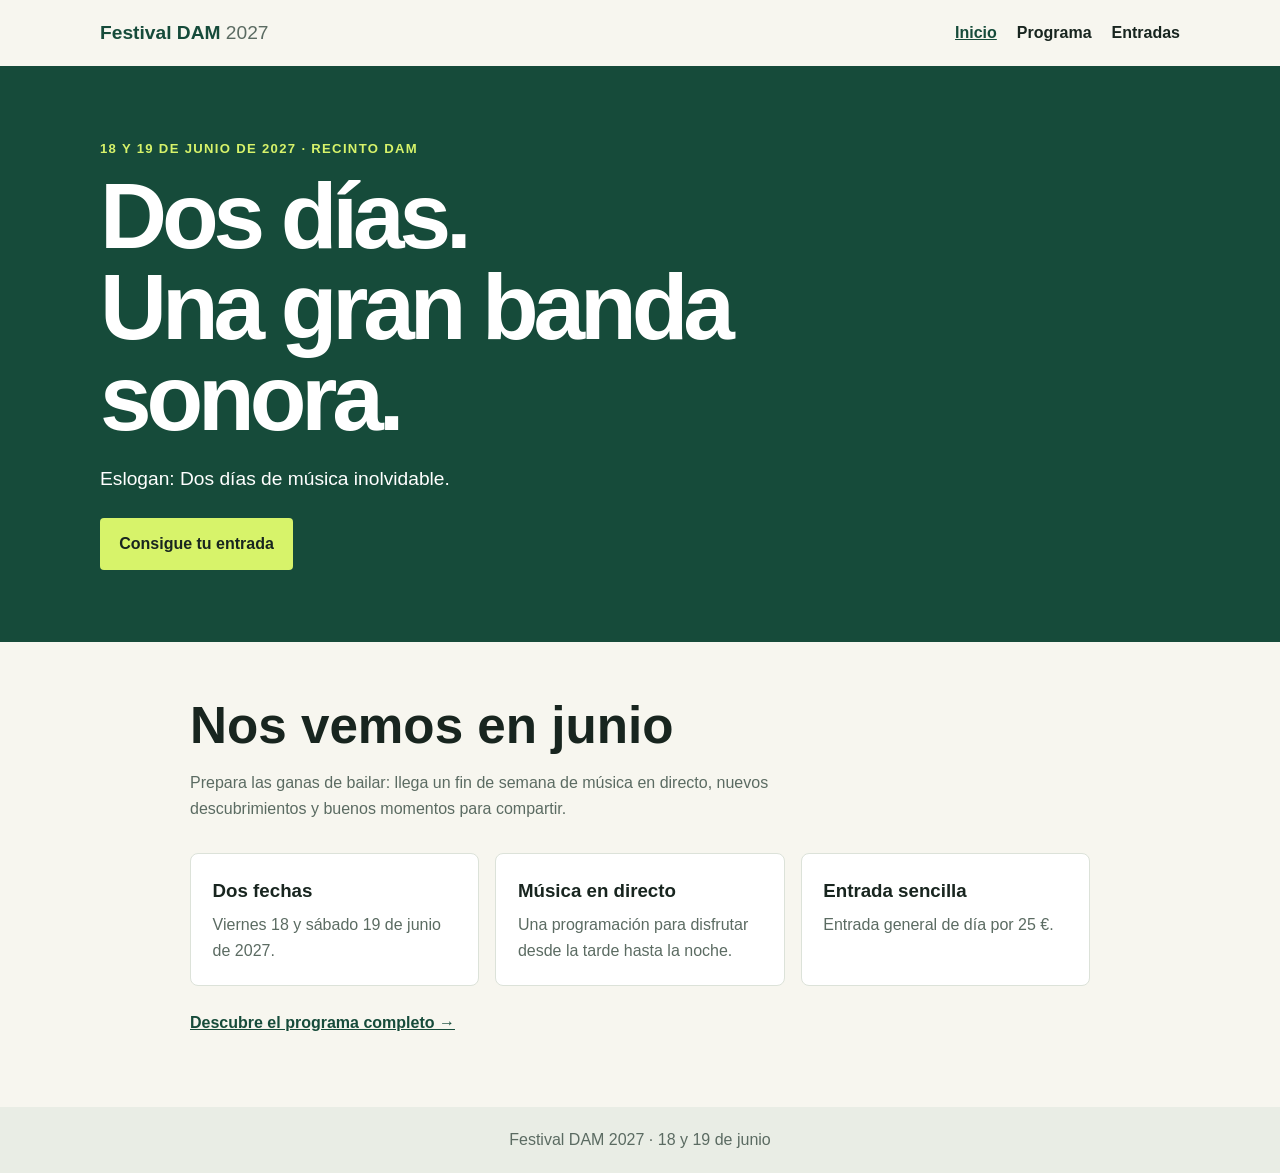
<file: index.html>
<!doctype html>
<html lang="es">
<head>
  <meta charset="utf-8">
  <meta name="viewport" content="width=device-width, initial-scale=1">
  <meta name="description" content="Festival DAM 2027: música en directo los días 18 y 19 de junio.">
  <title>Festival DAM 2027</title>
  <link rel="stylesheet" href="style.css">
</head>
<body>
  <header class="site-header">
    <a class="brand" href="index.html">Festival DAM <span>2027</span></a>
    <nav aria-label="Navegación principal">
      <a href="index.html" aria-current="page">Inicio</a>
      <a href="programa.html">Programa</a>
      <a href="entradas.html">Entradas</a>
    </nav>
  </header>

  <main>
    <section class="hero">
      <p class="eyebrow">18 y 19 de junio de 2027 · Recinto DAM</p>
      <h1>Dos días.<br>Una gran banda sonora.</h1>

      <p class="tagline">Eslogan: Dos días de música inolvidable.</p>

      <a class="button" href="entradas.html">Consigue tu entrada</a>
    </section>

    <section class="intro content-width">
      <h2>Nos vemos en junio</h2>
      <p>Prepara las ganas de bailar: llega un fin de semana de música en directo, nuevos descubrimientos y buenos momentos para compartir.</p>
      <div class="card-grid">
        <article class="card">
          <h3>Dos fechas</h3>
          <p>Viernes 18 y sábado 19 de junio de 2027.</p>
        </article>
        <article class="card">
          <h3>Música en directo</h3>
          <p>Una programación para disfrutar desde la tarde hasta la noche.</p>
        </article>
        <article class="card">
          <h3>Entrada sencilla</h3>
          <p>Entrada general de día por 25 €.</p>
        </article>
      </div>
      <p class="text-link"><a href="programa.html">Descubre el programa completo →</a></p>
    </section>
  </main>

  <footer class="site-footer">
    <p>Festival DAM 2027 · 18 y 19 de junio</p>
  </footer>
</body>
</html>
</file>
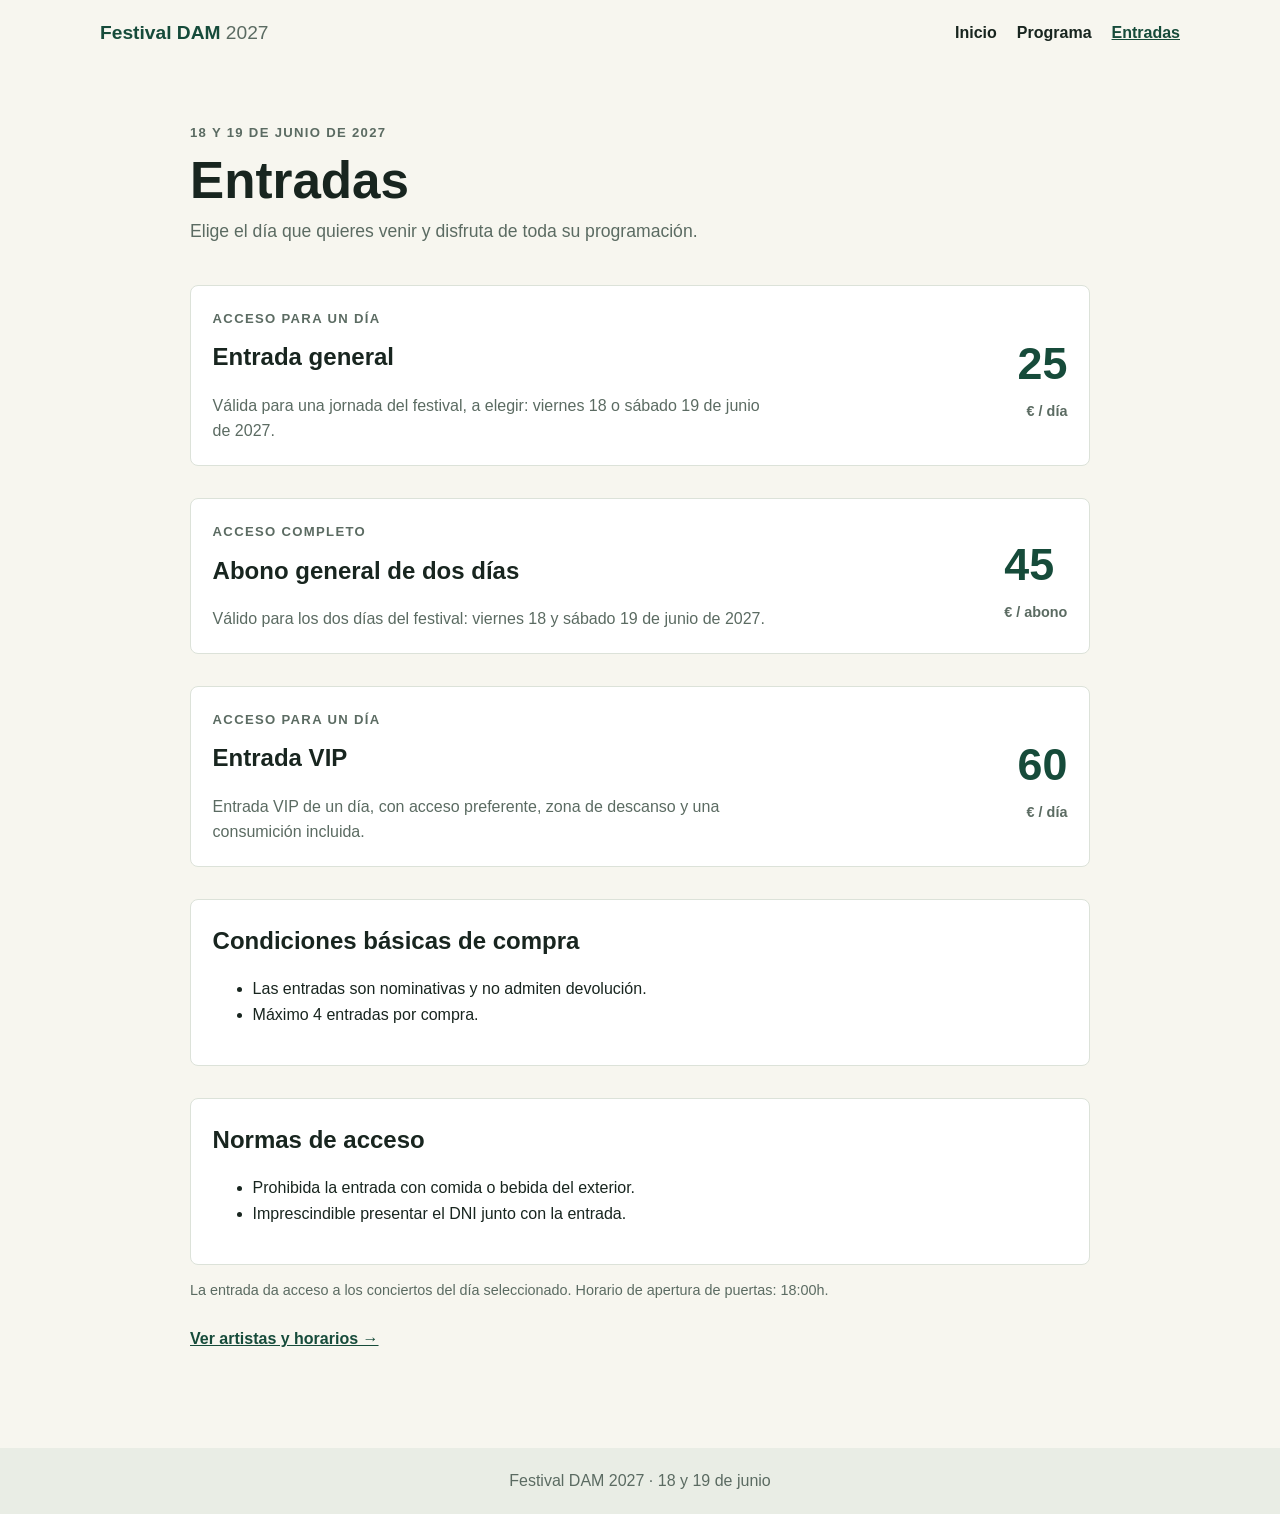
<file: entradas.html>
<!doctype html>
<html lang="es">
<head>
  <meta charset="utf-8">
  <meta name="viewport" content="width=device-width, initial-scale=1">
  <meta name="description" content="Información sobre las entradas del Festival DAM 2027.">
  <title>Entradas | Festival DAM 2027</title>
  <link rel="stylesheet" href="style.css">
</head>
<body>
  <header class="site-header">
    <a class="brand" href="index.html">Festival DAM <span>2027</span></a>
    <nav aria-label="Navegación principal">
      <a href="index.html">Inicio</a>
      <a href="programa.html">Programa</a>
      <a href="entradas.html" aria-current="page">Entradas</a>
    </nav>
  </header>

  <main class="content-width page-content">
    <p class="eyebrow">18 y 19 de junio de 2027</p>
    <h1>Entradas</h1>
    <p class="lead">Elige el día que quieres venir y disfruta de toda su programación.</p>

    <section class="ticket-card" aria-labelledby="general">
      <div>
        <p class="eyebrow">Acceso para un día</p>
        <h2 id="general">Entrada general</h2>
        <p>Válida para una jornada del festival, a elegir: viernes 18 o sábado 19 de junio de 2027.</p>
      </div>
      <p class="price">25 <span>€ / día</span></p>
    </section>
    <section class="ticket-card" aria-labelledby="abono">
      <div>
        <p class="eyebrow">Acceso completo</p>
        <h2 id="abono">Abono general de dos días</h2>
        <p>Válido para los dos días del festival: viernes 18 y sábado 19 de junio de 2027.</p>
      </div>
      <p class="price">45 <span>€ / abono</span></p>
    </section>

    <section class="ticket-card" aria-labelledby="vip">
      <div>
        <p class="eyebrow">Acceso para un día</p>
        <h2 id="vip">Entrada VIP</h2>
        <p>Entrada VIP de un día, con acceso preferente, zona de descanso y una consumición incluida.</p>
      </div>
      <p class="price">60 <span>€ / día</span></p>
    </section>

    <section class="ticket-card">
      <div>
        <h2>Condiciones básicas de compra</h2>
        <ul>
          <li>Las entradas son nominativas y no admiten devolución.</li>
          <li>Máximo 4 entradas por compra.</li>
        </ul>
      </div>
    </section>
    <section class="ticket-card">
      <div>
        <h2>Normas de acceso</h2>
        <ul>
          <li>Prohibida la entrada con comida o bebida del exterior.</li>
          <li>Imprescindible presentar el DNI junto con la entrada.</li>
        </ul>
      </div>
    </section>

    <p class="note">La entrada da acceso a los conciertos del día seleccionado. Horario de apertura de puertas: 18:00h.</p>
    <p class="text-link"><a href="programa.html">Ver artistas y horarios →</a></p>
  </main>

  <footer class="site-footer">
    <p>Festival DAM 2027 · 18 y 19 de junio</p>
  </footer>
</body>
</html>
</file>
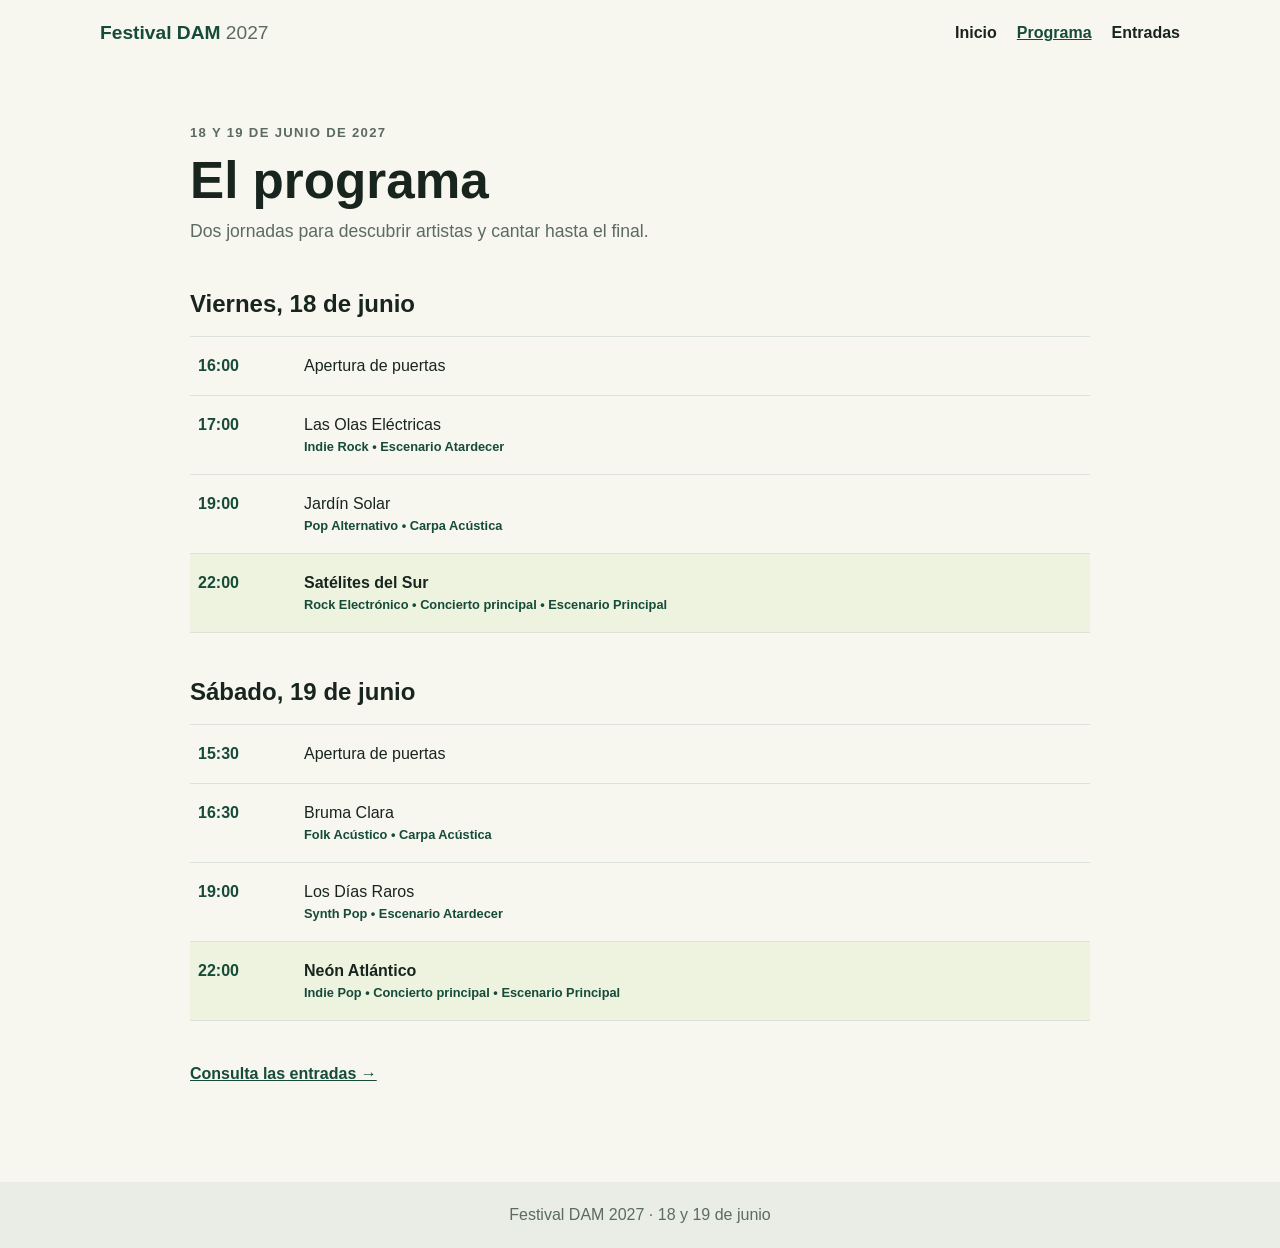
<file: programa.html>
<!doctype html>
<html lang="es">
<head>
  <meta charset="utf-8">
  <meta name="viewport" content="width=device-width, initial-scale=1">
  <meta name="description" content="Conoce los conciertos del Festival DAM 2027.">
  <title>Programa | Festival DAM 2027</title>
  <link rel="stylesheet" href="style.css">
</head>
<body>
  <header class="site-header">
    <a class="brand" href="index.html">Festival DAM <span>2027</span></a>
    <nav aria-label="Navegación principal">
      <a href="index.html">Inicio</a>
      <a href="programa.html" aria-current="page">Programa</a>
      <a href="entradas.html">Entradas</a>
    </nav>
  </header>

  <main class="content-width page-content">
    <p class="eyebrow">18 y 19 de junio de 2027</p>
    <h1>El programa</h1>
    <p class="lead">Dos jornadas para descubrir artistas y cantar hasta el final.</p>

    <section class="day" aria-labelledby="viernes">
      <h2 id="viernes">Viernes, 18 de junio</h2>
      <ol class="schedule">
        <!-- Apertura de puertas del viernes -->
        <li><time>16:00</time><span>Apertura de puertas</span></li>
        <li><time>17:00</time><span>Las Olas Eléctricas <small>Indie Rock • Escenario Atardecer</small></span></li>
        <li><time>19:00</time><span>Jardín Solar <small>Pop Alternativo • Carpa Acústica</small></span></li>
        <li class="headliner"><time>22:00</time><span>Satélites del Sur <small>Rock Electrónico • Concierto principal • Escenario Principal</small></span></li>
      </ol>
    </section>

    <section class="day" aria-labelledby="sabado">
      <h2 id="sabado">Sábado, 19 de junio</h2>
      <ol class="schedule">
        <!-- Apertura de puertas del sábado -->
        <li><time>15:30</time><span>Apertura de puertas</span></li>
        <li><time>16:30</time><span>Bruma Clara <small>Folk Acústico • Carpa Acústica</small></span></li>
        <li><time>19:00</time><span>Los Días Raros <small>Synth Pop • Escenario Atardecer</small></span></li>
        <li class="headliner"><time>22:00</time><span>Neón Atlántico <small>Indie Pop • Concierto principal • Escenario Principal</small></span></li>
      </ol>
    </section>

    <p class="text-link"><a href="entradas.html">Consulta las entradas →</a></p>
  </main>

  <footer class="site-footer">
    <p>Festival DAM 2027 · 18 y 19 de junio</p>
  </footer>
</body>
</html>
</file>
<file: style.css>
/* Estilos sencillos del Festival DAM 2027 */
:root {
  color-scheme: light;
  --ink: #18251f;
  --muted: #5b6b62;
  --paper: #f7f6ef;
  --green: #164b3a;
  --lime: #d7f36a;
  --line: #dce2d9;
}

* { box-sizing: border-box; }

body {
  margin: 0;
  background: var(--paper);
  color: var(--ink);
  font-family: Arial, Helvetica, sans-serif;
  line-height: 1.6;
}

a { color: inherit; }

.site-header {
  display: flex;
  align-items: center;
  justify-content: space-between;
  gap: 1.5rem;
  padding: 1.1rem max(1.25rem, calc((100% - 1080px) / 2));
  background: var(--paper);
}

.brand {
  color: var(--green);
  font-size: 1.2rem;
  font-weight: 800;
  text-decoration: none;
}

.brand span { color: var(--muted); font-weight: 500; }

nav { display: flex; flex-wrap: wrap; gap: 1.25rem; }
nav a { font-weight: 700; text-decoration: none; }
nav a:hover, nav a[aria-current="page"], .text-link a:hover { color: var(--green); text-decoration: underline; }

.hero {
  min-height: 440px;
  display: flex;
  flex-direction: column;
  align-items: flex-start;
  justify-content: center;
  padding: 4.5rem max(1.25rem, calc((100% - 1080px) / 2));
  background: var(--green);
  color: white;
}

.hero h1 {
  max-width: 760px;
  margin: .15rem 0 1rem;
  font-size: clamp(2.8rem, 8vw, 5.8rem);
  line-height: .98;
  letter-spacing: -.055em;
}

.eyebrow {
  margin: 0 0 .6rem;
  color: var(--muted);
  font-size: .82rem;
  font-weight: 800;
  letter-spacing: .1em;
  text-transform: uppercase;
}

.hero .eyebrow { color: var(--lime); }
.tagline { margin: .25rem 0 1.5rem; font-size: 1.2rem; }

.button {
  display: inline-block;
  padding: .8rem 1.2rem;
  border-radius: 4px;
  background: var(--lime);
  color: var(--ink);
  font-weight: 800;
  text-decoration: none;
}
.button:hover { background: white; }

.content-width { width: min(100% - 2.5rem, 900px); margin-inline: auto; }
.intro { padding-block: 3.5rem; }
.intro h2, .page-content h1 { margin: 0 0 .75rem; font-size: clamp(2rem, 5vw, 3.2rem); line-height: 1.1; }
.intro > p { max-width: 650px; color: var(--muted); }

.card-grid { display: grid; grid-template-columns: repeat(3, 1fr); gap: 1rem; margin-top: 2rem; }
.card, .ticket-card { padding: 1.35rem; border: 1px solid var(--line); border-radius: 8px; background: white; }
.card h3 { margin: 0 0 .4rem; }
.card p { margin: 0; color: var(--muted); }
.text-link { margin-top: 1.5rem; font-weight: 800; }
.text-link a { color: var(--green); }

.page-content { min-height: calc(100vh - 150px); padding-block: 3.5rem 5rem; }
.page-content h1 { margin-bottom: .5rem; }
.lead { margin: 0 0 2.5rem; color: var(--muted); font-size: 1.1rem; }
.day { margin-block: 2.5rem; }
.day h2 { margin: 0 0 .8rem; font-size: 1.5rem; }
.schedule { margin: 0; padding: 0; list-style: none; border-top: 1px solid var(--line); }
.schedule li { display: grid; grid-template-columns: 90px 1fr; gap: 1rem; padding: 1rem .5rem; border-bottom: 1px solid var(--line); }
.schedule time { color: var(--green); font-weight: 800; }
.schedule .headliner { background: #edf3df; font-weight: 800; }
.schedule small { display: block; color: var(--green); font-size: .8rem; font-weight: 700; }

.ticket-card { display: flex; align-items: center; justify-content: space-between; gap: 2rem; margin-top: 2rem; }
.ticket-card h2 { margin: 0 0 .5rem; }
.ticket-card p:not(.eyebrow):not(.price) { max-width: 560px; margin-bottom: 0; color: var(--muted); }
.price { flex: 0 0 auto; margin: 0; color: var(--green); font-size: 2.8rem; font-weight: 800; }
.price span { display: block; color: var(--muted); font-size: .9rem; font-weight: 600; text-align: right; }
.note { color: var(--muted); font-size: .9rem; }

.site-footer { padding: 1.25rem; background: #e9ede5; color: var(--muted); text-align: center; }
.site-footer p { margin: 0; }

@media (max-width: 620px) {
  .site-header { align-items: flex-start; flex-direction: column; }
  nav { gap: 1rem; }
  .hero { min-height: 380px; }
  .card-grid { grid-template-columns: 1fr; }
  .ticket-card { align-items: flex-start; flex-direction: column; gap: 1rem; }
  .price span { text-align: left; }
  .schedule li { grid-template-columns: 65px 1fr; }
}
</file>
